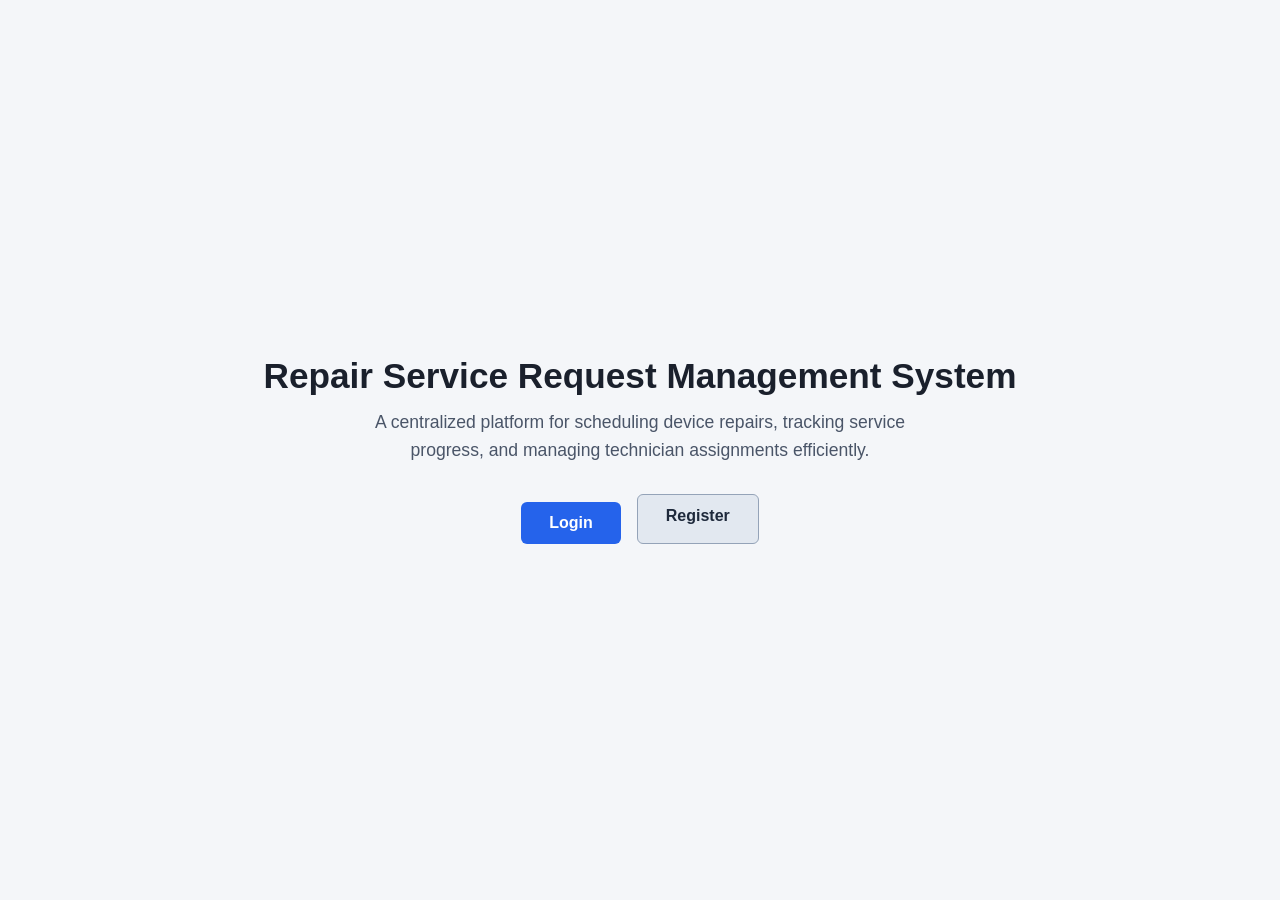
<file: frontend/index.html>
<!DOCTYPE html>
<html lang="en">
<head>
    <meta charset="UTF-8">
    <meta name="viewport" content="width=device-width, initial-scale=1.0">
    <title>Repair Service Management System</title>
    <link rel="stylesheet" href="css/style.css">
    <style>
        .hero-container {
            display: flex;
            flex-direction: column;
            align-items: center;
            justify-content: center;
            min-height: 80vh;
            text-align: center;
            padding: 20px;
        }
        .hero-container h1 {
            font-size: 2.2rem;
            margin-bottom: 12px;
            color: #1a202c;
        }
        .hero-container p {
            font-size: 1.1rem;
            color: #4a5568;
            max-width: 600px;
            margin-bottom: 30px;
            line-height: 1.6;
        }
        .btn-group {
            display: flex;
            gap: 16px;
        }
        .btn {
            display: inline-block;
            padding: 12px 28px;
            font-size: 1rem;
            font-weight: 600;
            text-decoration: none;
            border-radius: 6px;
            transition: background-color 0.2s ease;
        }
        .btn-primary {
            background-color: #2563eb;
            color: #ffffff;
        }
        .btn-primary:hover {
            background-color: #1d4ed8;
        }
        .btn-secondary {
            background-color: #e2e8f0;
            color: #1e293b;
        }
        .btn-secondary:hover {
            background-color: #cbd5e1;
        }
    </style>
</head>
<body>
    <div class="hero-container">
        <h1>Repair Service Request Management System</h1>
        <p>A centralized platform for scheduling device repairs, tracking service progress, and managing technician assignments efficiently.</p>
        <div class="btn-group">
            <a href="login.html" class="btn btn-primary">Login</a>
            <a href="register.html" class="btn btn-secondary">Register</a>
        </div>
    </div>
</body>
</html>
</file>
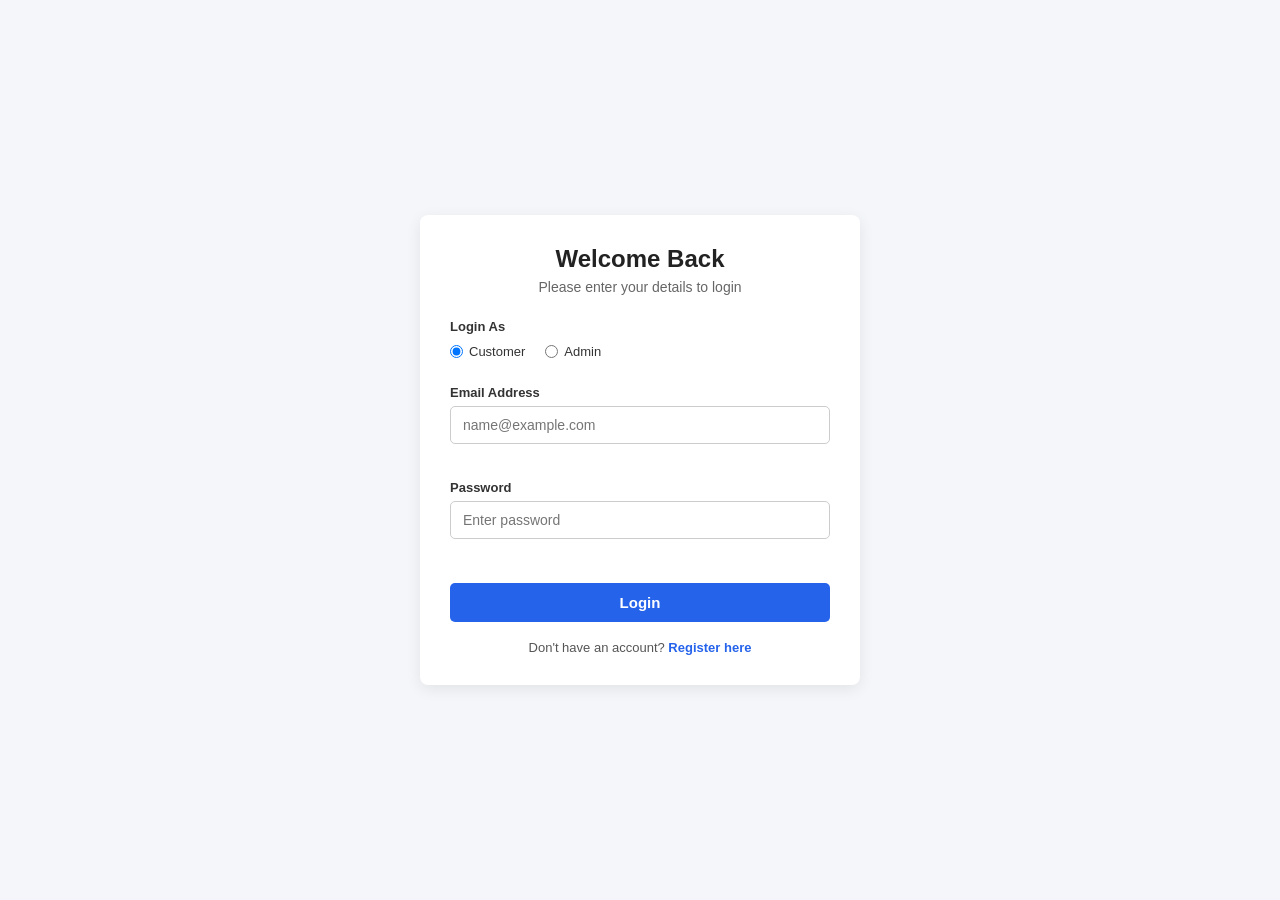
<file: frontend/login.html>
<!DOCTYPE html>
<html lang="en">
<head>
  <meta charset="UTF-8" />
  <meta name="viewport" content="width=device-width, initial-scale=1.0" />
  <title>Repair Service - Login</title>
  <link rel="stylesheet" href="css/style.css" />
</head>
<body>
  <div class="auth-container">
    <div class="auth-header">
      <h2>Welcome Back</h2>
      <p>Please enter your details to login</p>
    </div>

    <div id="alert-message" class="alert hidden"></div>

    <form id="login-form" novalidate>
      <div class="form-group">
        <label>Login As</label>
        <div class="role-selector">
          <label><input type="radio" name="loginRole" value="customer" checked /> Customer</label>
          <label><input type="radio" name="loginRole" value="admin" /> Admin</label>
        </div>
      </div>

      <div class="form-group">
        <label for="login-email">Email Address</label>
        <input type="email" id="login-email" placeholder="name@example.com" required />
        <span class="error-text" id="login-email-error"></span>
      </div>

      <div class="form-group">
        <label for="login-password">Password</label>
        <input type="password" id="login-password" placeholder="Enter password" required />
        <span class="error-text" id="login-password-error"></span>
      </div>

      <button type="submit" class="btn-primary">Login</button>
      
      <p class="toggle-text">
        Don't have an account? <a href="register.html">Register here</a>
      </p>
    </form>
  </div>

  <script src="js/login.js"></script>
</body>
</html>
</file>
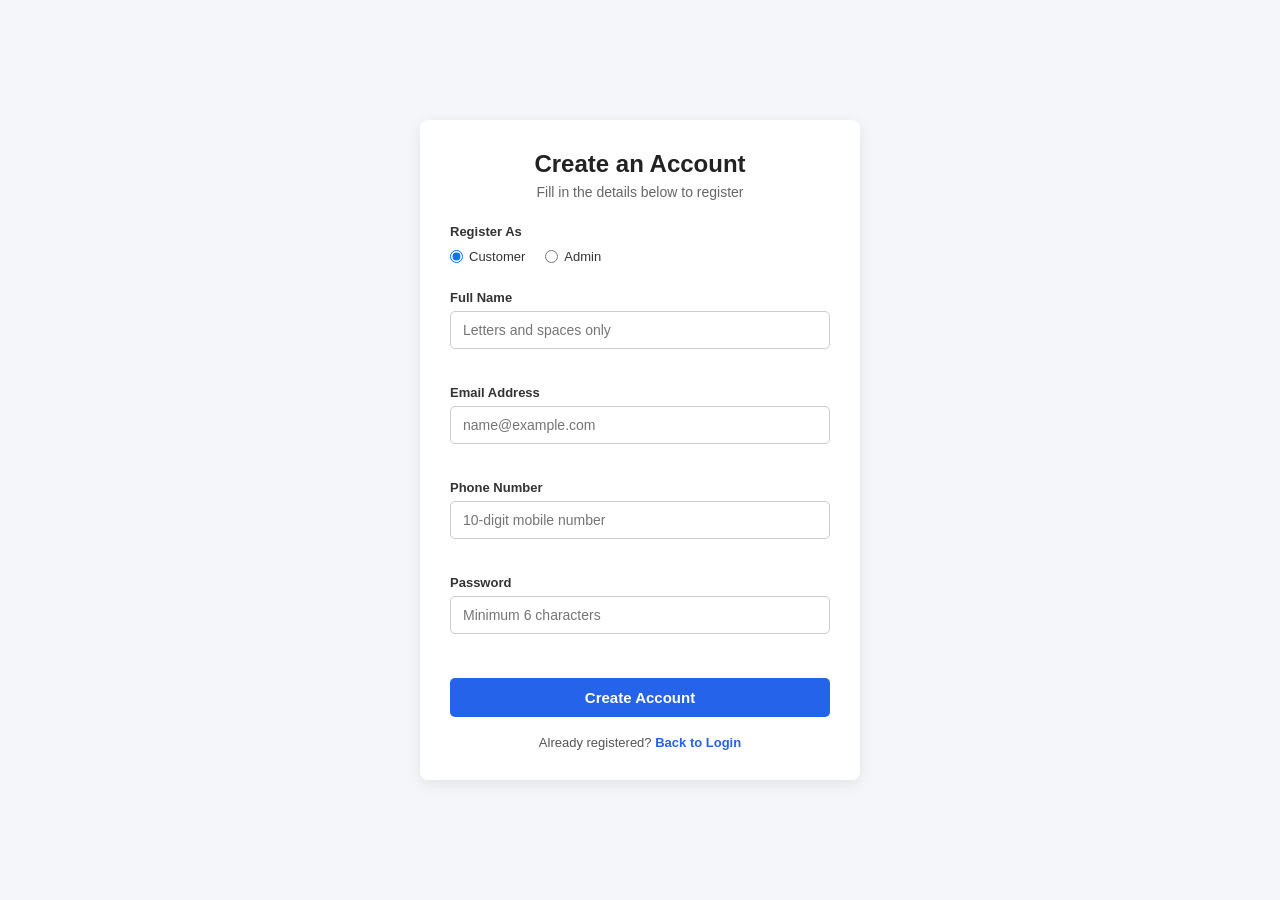
<file: frontend/register.html>
<!DOCTYPE html>
<html lang="en">
<head>
  <meta charset="UTF-8" />
  <meta name="viewport" content="width=device-width, initial-scale=1.0" />
  <title>Repair Service - Register</title>
  <link rel="stylesheet" href="css/style.css" />
</head>
<body>
  <div class="auth-container">
    <div class="auth-header">
      <h2>Create an Account</h2>
      <p>Fill in the details below to register</p>
    </div>

    <div id="alert-message" class="alert hidden"></div>

    <form id="register-form" novalidate>
      <div class="form-group">
        <label>Register As</label>
        <div class="role-selector">
          <label><input type="radio" name="registerRole" value="customer" checked /> Customer</label>
          <label><input type="radio" name="registerRole" value="admin" /> Admin</label>
        </div>
      </div>

      <div class="form-group">
        <label for="reg-name">Full Name</label>
        <input type="text" id="reg-name" placeholder="Letters and spaces only" required />
        <span class="error-text" id="reg-name-error"></span>
      </div>

      <div class="form-group">
        <label for="reg-email">Email Address</label>
        <input type="email" id="reg-email" placeholder="name@example.com" required />
        <span class="error-text" id="reg-email-error"></span>
      </div>

      <div class="form-group">
        <label for="reg-phone">Phone Number</label>
        <input type="tel" id="reg-phone" placeholder="10-digit mobile number" maxlength="10" required />
        <span class="error-text" id="reg-phone-error"></span>
      </div>

      <div class="form-group">
        <label for="reg-password">Password</label>
        <input type="password" id="reg-password" placeholder="Minimum 6 characters" required />
        <span class="error-text" id="reg-password-error"></span>
      </div>

      <button type="submit" class="btn-primary">Create Account</button>

      <p class="toggle-text">
        Already registered? <a href="login.html">Back to Login</a>
      </p>
    </form>
  </div>

  <script src="js/register.js"></script>
</body>
</html>
</file>
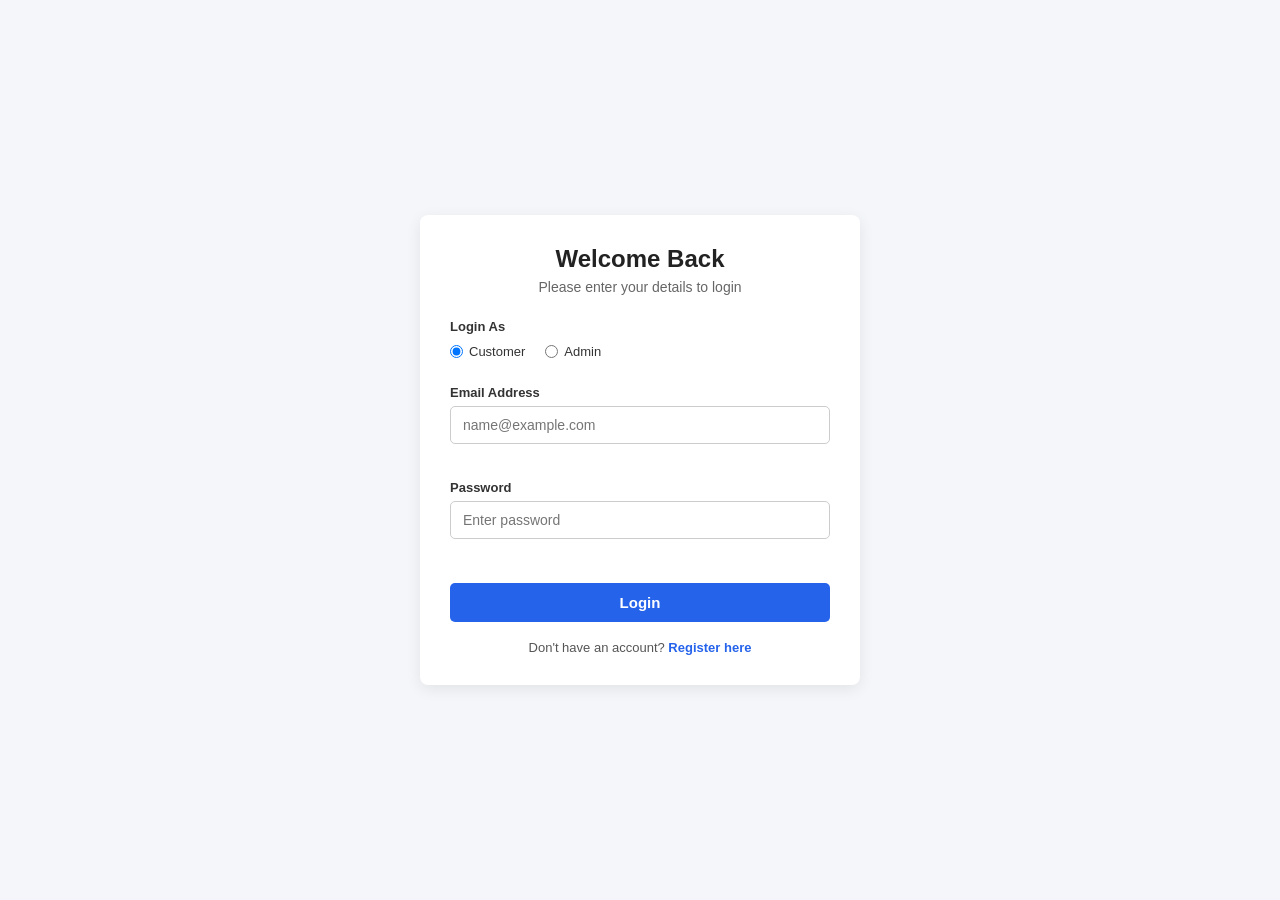
<file: frontend/admin/dashboard.html>
<!DOCTYPE html>
<html lang="en">
<head>
  <meta charset="UTF-8" />
  <meta name="viewport" content="width=device-width, initial-scale=1.0" />
  <title>Admin Dashboard - Repair Service</title>
  <link rel="stylesheet" href="../css/style.css" />
</head>
<body>
  <!-- Admin Auth Guard (Case-insensitive check for Admin) -->
  <script>
    const role = sessionStorage.getItem("userRole");
    if (!role || role.toLowerCase() !== "admin") {
      window.location.href = "../login.html";
    }
  </script>

  <!-- Navigation Bar -->
  <nav class="navbar">
    <div class="nav-brand">Admin Portal - Repair Service</div>
    <div class="nav-links">
      <a href="dashboard.html" class="active">Dashboard</a>
      <a href="requests.html">Manage Requests</a>
      <a href="technicians.html">Technicians</a>
    </div>
    <div class="nav-user">
      <span id="admin-user-display">Admin</span>
      <button id="admin-logout-btn" class="btn-secondary">Logout</button>
    </div>
  </nav>

  <div class="page-container">
    <div class="welcome-header">
      <h2>System Overview</h2>
      <p>Monitor service requests, track technicians, and manage repair statuses across the system.</p>
    </div>

    <!-- Admin Metric Cards -->
    <div class="stats-grid">
      <div class="stat-card">
        <h3>Total Requests</h3>
        <p class="stat-num" id="admin-stat-total">0</p>
      </div>
      <div class="stat-card stat-pending">
        <h3>Pending Assignment</h3>
        <p class="stat-num" id="admin-stat-pending">0</p>
      </div>
      <div class="stat-card stat-progress">
        <h3>In Progress / Assigned</h3>
        <p class="stat-num" id="admin-stat-progress">0</p>
      </div>
      <div class="stat-card stat-completed">
        <h3>Completed Repairs</h3>
        <p class="stat-num" id="admin-stat-completed">0</p>
      </div>
      <div class="stat-card">
        <h3>Active Technicians</h3>
        <p class="stat-num" id="admin-stat-techs">0</p>
      </div>
    </div>

    <!-- Navigation Quick Actions -->
    <div class="action-grid">
      <div class="action-card">
        <h3>Manage Service Requests</h3>
        <p>Review customer repair tickets, assign available technicians, and update diagnostic and completion statuses.</p>
        <a href="requests.html" class="btn-primary-link">Open Requests Table</a>
      </div>

      <div class="action-card">
        <h3>Manage Technicians</h3>
        <p>Add new service technicians, specify repair specialties, view contact information, or delete records.</p>
        <a href="technicians.html" class="btn-primary-link">Manage Technicians</a>
      </div>
    </div>
  </div>

  <script src="../js/admin.js"></script>
</body>
</html>
</file>
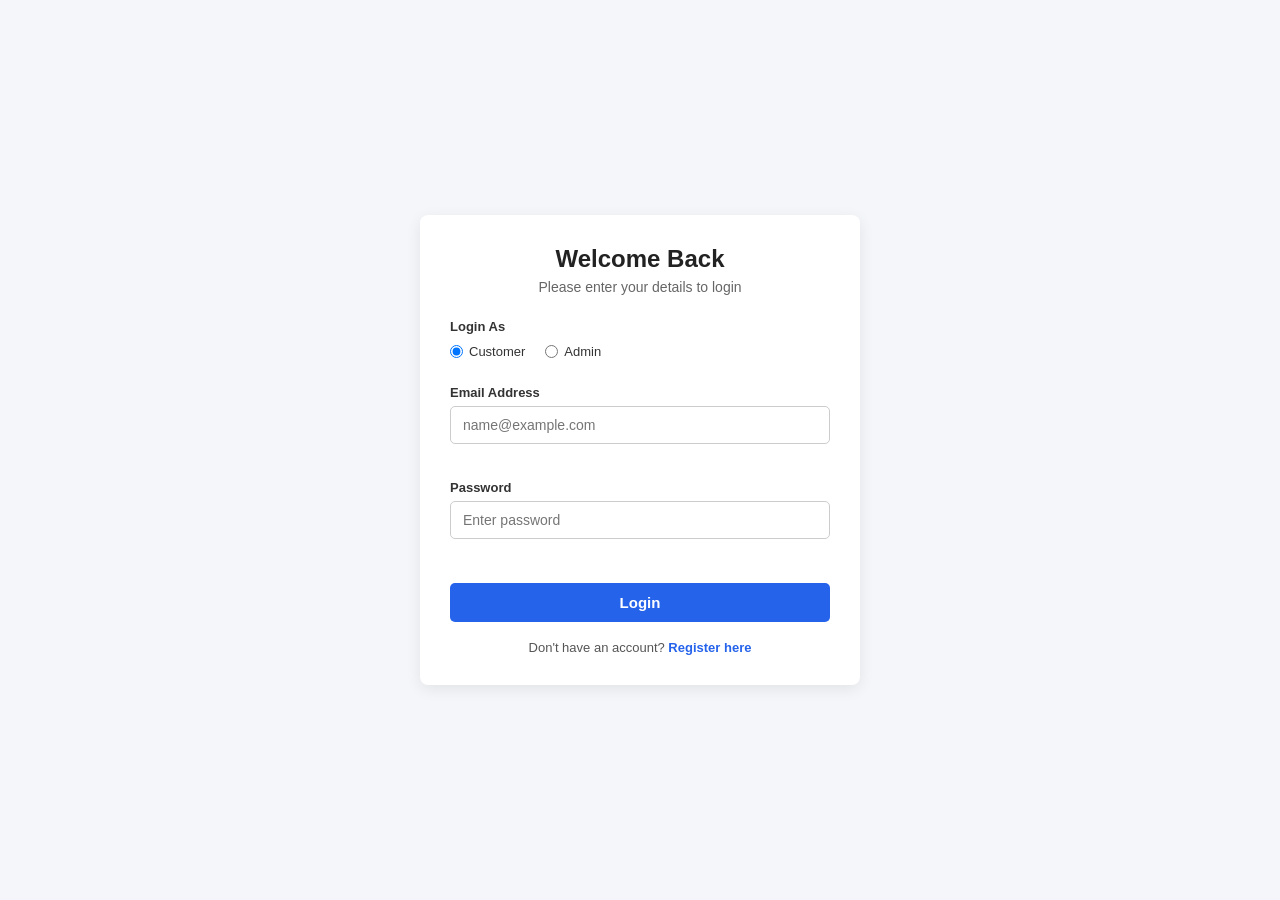
<file: frontend/admin/requests.html>
<!DOCTYPE html>
<html lang="en">
<head>
  <meta charset="UTF-8" />
  <meta name="viewport" content="width=device-width, initial-scale=1.0" />
  <title>Manage Requests - Admin Portal</title>
  <link rel="stylesheet" href="../css/style.css" />
</head>
<body>
  <!-- Admin Auth Guard (Case-insensitive) -->
  <script>
    const role = sessionStorage.getItem("userRole");
    if (!role || role.toLowerCase() !== "admin") {
      window.location.href = "../login.html";
    }
  </script>

  <!-- Navigation Bar -->
  <nav class="navbar">
    <div class="nav-brand">Admin Portal - Repair Service</div>
    <div class="nav-links">
      <a href="dashboard.html">Dashboard</a>
      <a href="requests.html" class="active">Manage Requests</a>
      <a href="technicians.html">Technicians</a>
    </div>
    <div class="nav-user">
      <span id="admin-user-display">Admin</span>
      <button id="admin-logout-btn" class="btn-secondary">Logout</button>
    </div>
  </nav>

  <div class="page-container">
    <div class="table-container">
      <div class="table-header">
        <h2>Customer Repair Requests</h2>
        <span id="admin-request-count" style="font-size: 14px; color: #64748b;">Showing all tickets</span>
      </div>

      <div id="admin-alert" class="alert hidden" style="margin-bottom: 16px;"></div>

      <div class="table-responsive">
        <table class="data-table">
          <thead>
            <tr>
              <th>ID</th>
              <th>Customer</th>
              <th>Service</th>
              <th>Device</th>
              <th>Problem</th>
              <th>Date</th>
              <th>Assign Technician</th>
              <th>Update Status</th>
              <th>Action</th>
            </tr>
          </thead>
          <tbody id="admin-requests-tbody">
            <!-- Populated dynamically via admin.js -->
          </tbody>
        </table>
      </div>

      <p id="no-admin-requests" class="empty-state hidden">No repair requests have been submitted yet.</p>
    </div>
  </div>

  <script src="../js/admin.js?v=999"></script>
</body>
</html>
</file>
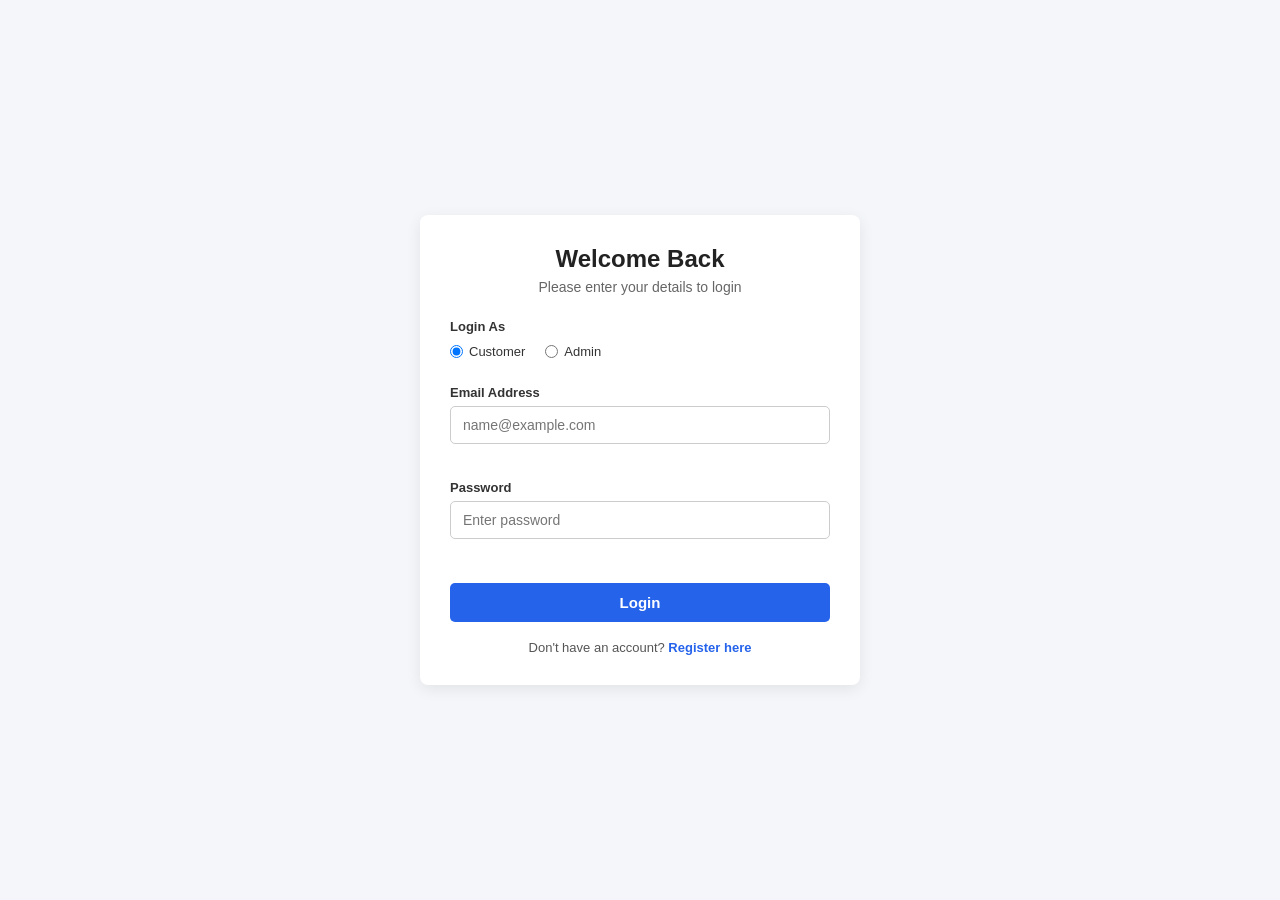
<file: frontend/admin/technicians.html>
<!DOCTYPE html>
<html lang="en">
<head>
  <meta charset="UTF-8" />
  <meta name="viewport" content="width=device-width, initial-scale=1.0" />
  <title>Manage Technicians - Admin Portal</title>
  <link rel="stylesheet" href="../css/style.css" />
</head>
<body>
  <!-- Admin Auth Guard (Case-insensitive check for Admin) -->
  <script>
    const role = sessionStorage.getItem("userRole");
    if (!role || role.toLowerCase() !== "admin") {
      window.location.href = "../login.html";
    }
  </script>

  <!-- Navigation Bar -->
  <nav class="navbar">
    <div class="nav-brand">Admin Portal - Repair Service</div>
    <div class="nav-links">
      <a href="dashboard.html">Dashboard</a>
      <a href="requests.html">Manage Requests</a>
      <a href="technicians.html" class="active">Technicians</a>
    </div>
    <div class="nav-user">
      <span id="admin-user-display">Admin</span>
      <button id="admin-logout-btn" class="btn-secondary">Logout</button>
    </div>
  </nav>

  <div class="page-container">
    <!-- Add Technician Form -->
    <div class="form-card" style="margin-bottom: 30px;">
      <h2>Add New Technician</h2>
      <p class="subtitle">Register a technician to assign them to repair jobs.</p>

      <div id="tech-alert" class="alert hidden"></div>

      <form id="add-tech-form" novalidate>
        <div class="form-group">
          <label for="tech-name">Technician Name</label>
          <input type="text" id="tech-name" placeholder="Letters only (e.g., Amit Kumar)" required />
          <span class="error-text" id="tech-name-error"></span>
        </div>

        <div class="form-group">
          <label for="tech-phone">Phone Number</label>
          <input type="tel" id="tech-phone" maxlength="10" placeholder="10-digit number (e.g., 9876543210)" required />
          <span class="error-text" id="tech-phone-error"></span>
        </div>

        <div class="form-group">
          <label for="tech-specialization">Specialization</label>
          <select id="tech-specialization" required>
            <option value="">-- Select Specialization --</option>
            <option value="Laptop Repair">Laptop Repair</option>
            <option value="Mobile Repair">Mobile Repair</option>
            <option value="Printer Repair">Printer Repair</option>
            <option value="Tablet Repair">Tablet Repair</option>
            <option value="General Hardware">General Hardware</option>
          </select>
          <span class="error-text" id="tech-spec-error"></span>
        </div>

        <button type="submit" class="btn-primary">Add Technician</button>
      </form>
    </div>

    <!-- Technicians Roster Table -->
    <div class="table-container">
      <div class="table-header">
        <h2>Active Technicians</h2>
      </div>

      <div class="table-responsive">
        <table class="data-table">
          <thead>
            <tr>
              <th>Tech ID</th>
              <th>Full Name</th>
              <th>Phone</th>
              <th>Specialization</th>
              <th>Action</th>
            </tr>
          </thead>
          <tbody id="tech-table-tbody">
            <!-- Populated dynamically via admin.js -->
          </tbody>
        </table>
      </div>

      <p id="no-techs-msg" class="empty-state hidden">No technicians registered. Add one using the form above.</p>
    </div>
  </div>

  <script src="../js/admin.js?v=999"></script>
</body>
</html>
</file>
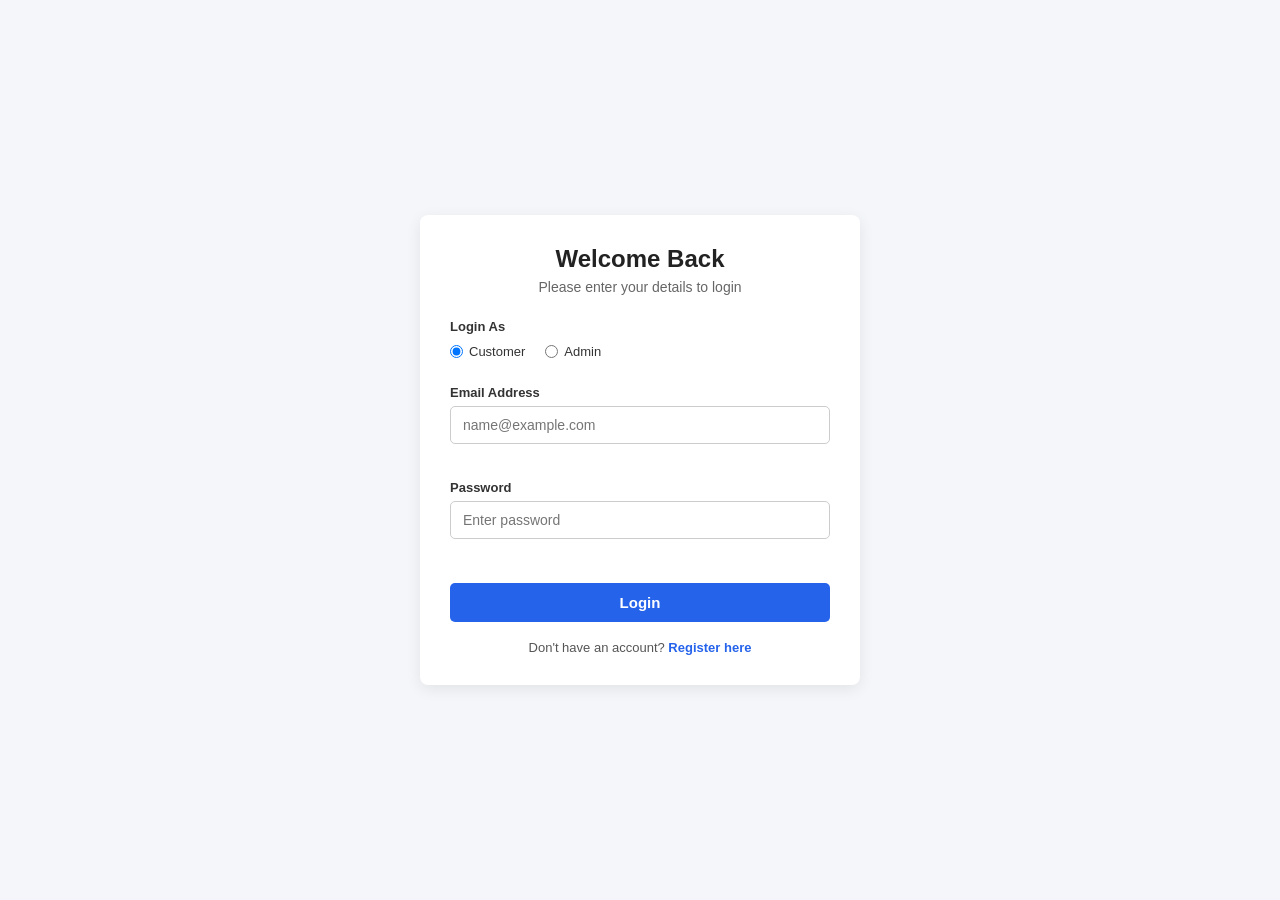
<file: frontend/customer/create-request.html>
<!DOCTYPE html>
<html lang="en">
<head>
  <meta charset="UTF-8" />
  <meta name="viewport" content="width=device-width, initial-scale=1.0" />
  <title>Create Repair Request - Repair Service</title>
  <link rel="stylesheet" href="../css/style.css" />
</head>
<body>
  <!-- Auth Guard (Case-insensitive check for Customer) -->
  <script>
    const role = sessionStorage.getItem("userRole");
    if (!role || role.toLowerCase() !== "customer") {
      window.location.href = "../login.html";
    }
  </script>

  <!-- Top Navigation -->
  <nav class="navbar">
    <div class="nav-brand">Repair Service Portal</div>
    <div class="nav-links">
      <a href="dashboard.html">Dashboard</a>
      <a href="create-request.html" class="active">Create Request</a>
      <a href="my-requests.html">My Requests</a>
    </div>
    <div class="nav-user">
      <span id="user-display">Customer</span>
      <button id="logout-btn" class="btn-secondary">Logout</button>
    </div>
  </nav>

  <div class="page-container">
    <div class="form-card">
      <h2>Submit a Repair Request</h2>
      <p class="subtitle">Fill out the form below to request repair service for your device.</p>

      <div id="request-alert" class="alert hidden"></div>

      <form id="request-form" novalidate>
        <div class="form-group">
          <label for="service-type">Service Type</label>
          <select id="service-type" required>
            <option value="">-- Select Service Type --</option>
            <option value="Laptop Repair">Laptop Repair</option>
            <option value="Mobile Repair">Mobile Repair</option>
            <option value="Printer Repair">Printer Repair</option>
            <option value="Tablet Repair">Tablet Repair</option>
            <option value="Other">Other</option>
          </select>
          <span class="error-text" id="service-type-error"></span>
        </div>

        <div class="form-group">
          <label for="device-name">Device Name & Model</label>
          <input type="text" id="device-name" placeholder="e.g., HP Pavilion 15, iPhone 13" required />
          <span class="error-text" id="device-name-error"></span>
        </div>

        <div class="form-group">
          <label for="problem-summary">Problem Summary</label>
          <input type="text" id="problem-summary" placeholder="e.g., Screen broken, battery draining fast" required />
          <span class="error-text" id="problem-summary-error"></span>
        </div>

        <div class="form-group">
          <label for="description">Detailed Description</label>
          <textarea id="description" rows="4" placeholder="Provide extra details on what happened..." required></textarea>
          <span class="error-text" id="description-error"></span>
        </div>

        <div class="form-group">
          <label for="preferred-date">Preferred Service Date</label>
          <input type="date" id="preferred-date" required />
          <span class="error-text" id="preferred-date-error"></span>
        </div>

        <button type="submit" class="btn-primary">Submit Request</button>
      </form>
    </div>
  </div>

  <script src="../js/customer.js"></script>
</body>
</html>
</file>
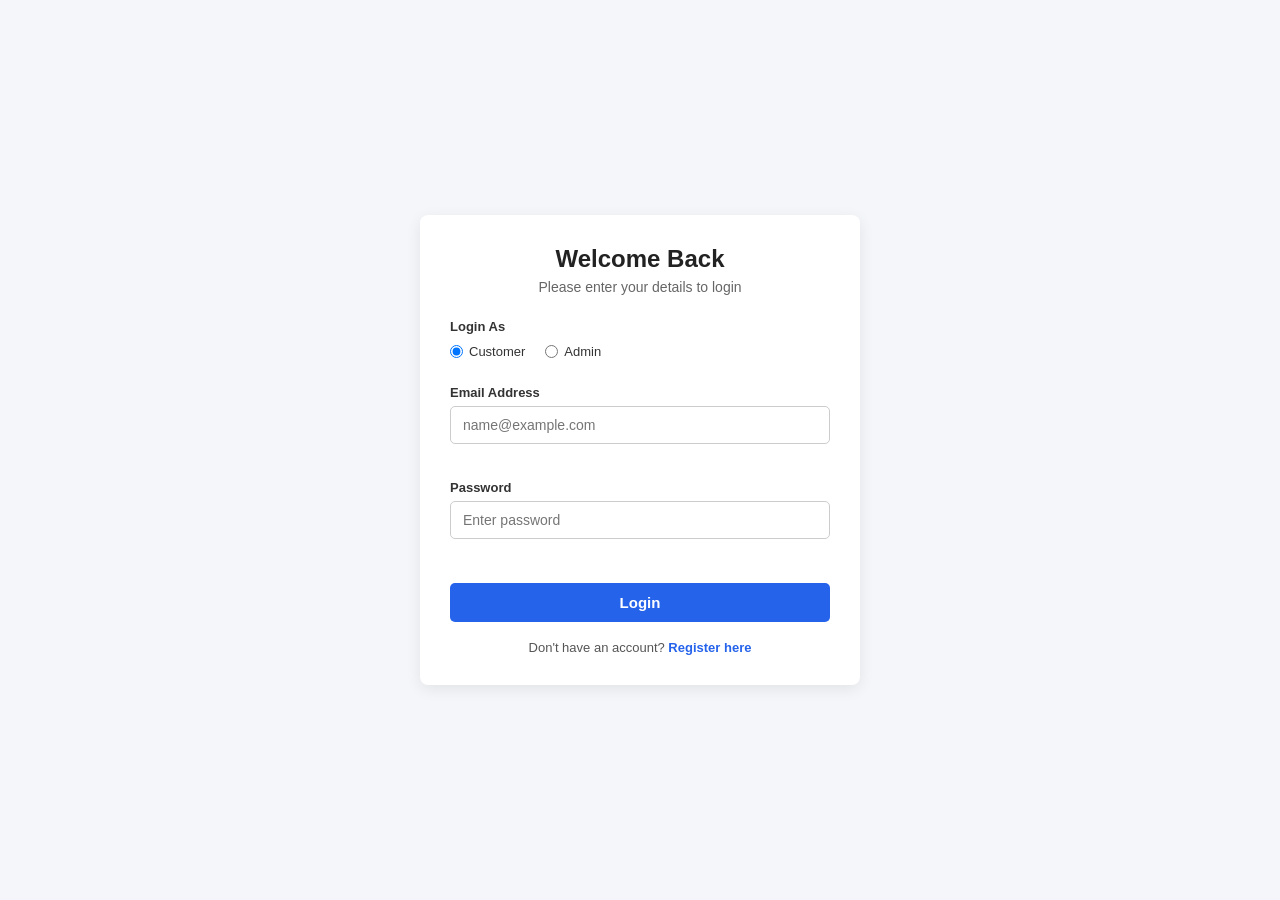
<file: frontend/customer/dashboard.html>
<!DOCTYPE html>
<html lang="en">
<head>
  <meta charset="UTF-8" />
  <meta name="viewport" content="width=device-width, initial-scale=1.0" />
  <title>Customer Dashboard - Repair Service</title>
  <link rel="stylesheet" href="../css/style.css" />
</head>
<body>
  <!-- Auth Guard (Case-insensitive check for Customer) -->
  <script>
    const role = sessionStorage.getItem("userRole");
    if (!role || role.toLowerCase() !== "customer") {
      window.location.href = "../login.html";
    }
  </script>

  <!-- Top Navigation -->
  <nav class="navbar">
    <div class="nav-brand">Repair Service Portal</div>
    <div class="nav-links">
      <a href="dashboard.html" class="active">Dashboard</a>
      <a href="create-request.html">Create Request</a>
      <a href="my-requests.html">My Requests</a>
    </div>
    <div class="nav-user">
      <span id="user-display">Customer</span>
      <button id="logout-btn" class="btn-secondary">Logout</button>
    </div>
  </nav>

  <!-- Dashboard Container -->
  <div class="page-container">
    <div class="welcome-header">
      <h2>Welcome Back!</h2>
      <p>Manage your device repairs, track progress, or submit new service requests.</p>
    </div>

    <!-- Status Overview Counters -->
    <div class="stats-grid">
      <div class="stat-card">
        <h3>Total Requests</h3>
        <p class="stat-num" id="stat-total">0</p>
      </div>
      <div class="stat-card stat-pending">
        <h3>Pending</h3>
        <p class="stat-num" id="stat-pending">0</p>
      </div>
      <div class="stat-card stat-progress">
        <h3>In Progress</h3>
        <p class="stat-num" id="stat-progress">0</p>
      </div>
      <div class="stat-card stat-completed">
        <h3>Completed</h3>
        <p class="stat-num" id="stat-completed">0</p>
      </div>
    </div>

    <!-- Primary Action Cards -->
    <div class="action-grid">
      <div class="action-card">
        <h3>Submit a Repair Request</h3>
        <p>Having issues with a device? Fill out the service form and get a technician assigned to inspect it.</p>
        <a href="create-request.html" class="btn-primary-link">Create Request</a>
      </div>

      <div class="action-card">
        <h3>View & Track My Requests</h3>
        <p>Go to your requests page to review your submission history, assigned technicians, and live status updates.</p>
        <a href="my-requests.html" class="btn-primary-link">Go to My Requests</a>
      </div>
    </div>
  </div>

  <script src="../js/customer.js?v=2"></script>
</body>
</html>
</file>
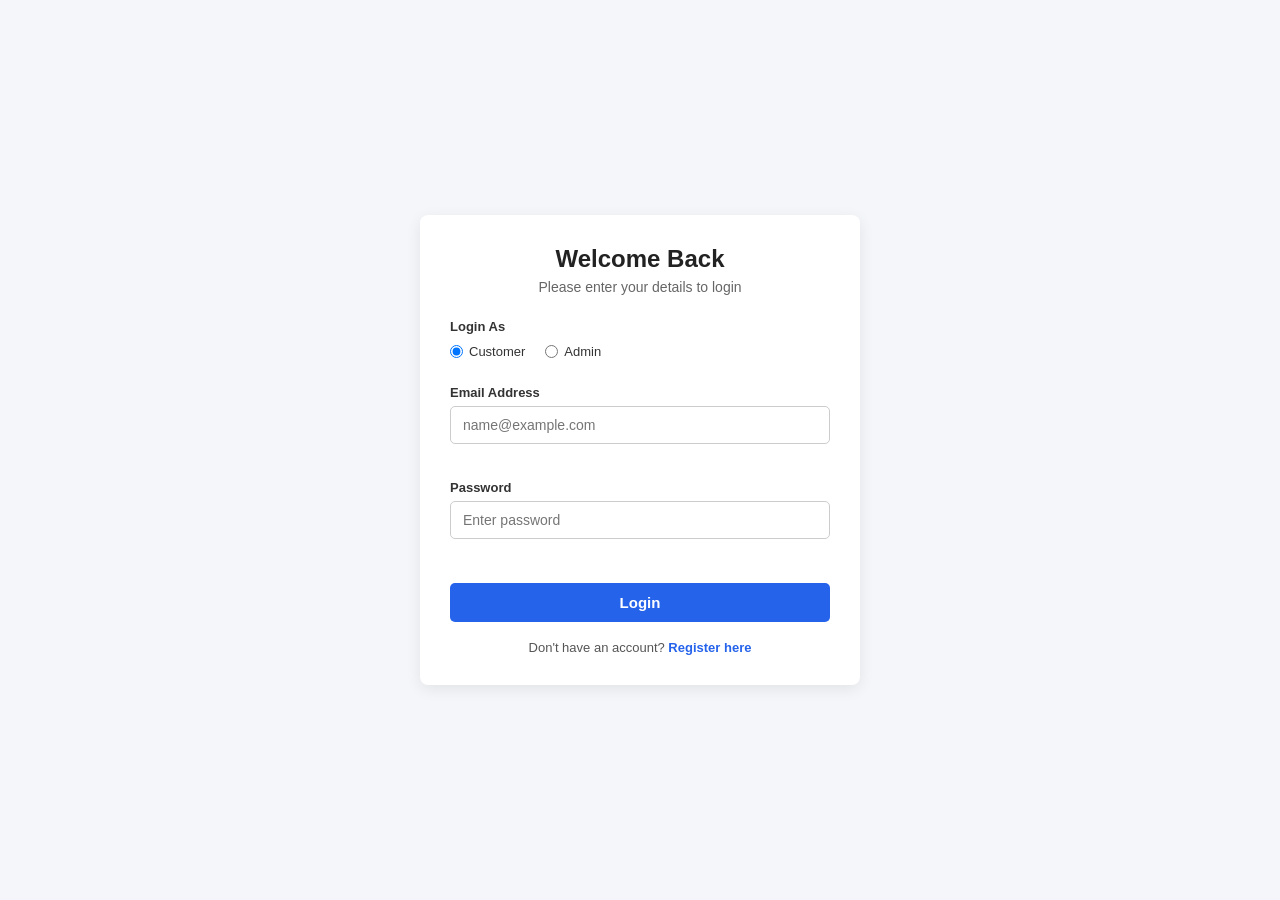
<file: frontend/customer/my-requests.html>
<!DOCTYPE html>
<html lang="en">
<head>
  <meta charset="UTF-8" />
  <meta name="viewport" content="width=device-width, initial-scale=1.0" />
  <title>My Requests - Repair Service</title>
  <link rel="stylesheet" href="../css/style.css" />
</head>
<body>
  <!-- Auth Guard (Case-insensitive check for Customer) -->
  <script>
    const role = sessionStorage.getItem("userRole");
    if (!role || role.toLowerCase() !== "customer") {
      window.location.href = "../login.html";
    }
  </script>

  <!-- Top Navigation -->
  <nav class="navbar">
    <div class="nav-brand">Repair Service Portal</div>
    <div class="nav-links">
      <a href="dashboard.html">Dashboard</a>
      <a href="create-request.html">Create Request</a>
      <a href="my-requests.html" class="active">My Requests</a>
    </div>
    <div class="nav-user">
      <span id="user-display">Customer</span>
      <button id="logout-btn" class="btn-secondary">Logout</button>
    </div>
  </nav>

  <div class="page-container">
    <div class="table-container">
      <div class="table-header">
        <h2>My Repair Requests</h2>
        <a href="create-request.html" class="btn-primary-link">+ New Request</a>
      </div>

      <div class="table-responsive">
        <table class="data-table">
          <thead>
            <tr>
              <th>Request ID</th>
              <th>Service Type</th>
              <th>Device</th>
              <th>Problem</th>
              <th>Preferred Date</th>
              <th>Technician</th>
              <th>Status</th>
              <th>Action</th>
            </tr>
          </thead>
          <tbody id="requests-table-body">
            <!-- Dynamically populated by customer.js -->
          </tbody>
        </table>
      </div>

      <p id="no-requests-msg" class="empty-state hidden">No repair requests found. Create one using the button above.</p>
    </div>
  </div>

  <script src="../js/customer.js?v=2"></script>
</body>
</html>
</file>
<file: frontend/css/style.css>
* {
  box-sizing: border-box;
  margin: 0;
  padding: 0;
  font-family: Arial, Helvetica, sans-serif;
}

body {
  background-color: #f4f6f9;
  display: flex;
  justify-content: center;
  align-items: center;
  min-height: 100vh;
}

.auth-container {
  background: #ffffff;
  width: 100%;
  max-width: 440px;
  padding: 30px;
  border-radius: 8px;
  box-shadow: 0 4px 15px rgba(0, 0, 0, 0.08);
}

.auth-header {
  text-align: center;
  margin-bottom: 24px;
}

.auth-header h2 {
  color: #222;
  margin-bottom: 6px;
}

.auth-header p {
  color: #666;
  font-size: 14px;
}

.form-group {
  margin-bottom: 16px;
}

label {
  display: block;
  font-size: 13px;
  font-weight: bold;
  color: #333;
  margin-bottom: 6px;
}

input[type="text"],
input[type="email"],
input[type="password"],
input[type="tel"] {
  width: 100%;
  padding: 10px 12px;
  border: 1px solid #ccc;
  border-radius: 5px;
  font-size: 14px;
  outline: none;
  transition: border-color 0.2s;
}

input:focus {
  border-color: #2563eb;
}

.role-selector {
  display: flex;
  gap: 20px;
  padding: 4px 0;
}

.role-selector label {
  font-weight: normal;
  display: flex;
  align-items: center;
  gap: 6px;
  cursor: pointer;
}

.error-text {
  color: #dc2626;
  font-size: 12px;
  min-height: 16px;
  display: block;
  margin-top: 4px;
}

.btn-primary {
  width: 100%;
  padding: 11px;
  background-color: #2563eb;
  color: #ffffff;
  border: none;
  border-radius: 5px;
  font-size: 15px;
  font-weight: bold;
  cursor: pointer;
  margin-top: 8px;
  transition: background-color 0.2s;
}

.btn-primary:hover {
  background-color: #1d4ed8;
}

.toggle-text {
  text-align: center;
  margin-top: 18px;
  font-size: 13px;
  color: #555;
}

.toggle-text a {
  color: #2563eb;
  text-decoration: none;
  font-weight: bold;
}

.toggle-text a:hover {
  text-decoration: underline;
}

.alert {
  padding: 10px 12px;
  border-radius: 5px;
  font-size: 13px;
  margin-bottom: 16px;
  text-align: center;
}

.alert-success {
  background-color: #dcfce7;
  color: #15803d;
  border: 1px solid #86efac;
}

.alert-error {
  background-color: #fee2e2;
  color: #b91c1c;
  border: 1px solid #fca5a5;
}

.hidden {
  display: none;
}

/* --- Navigation Bar --- */
.navbar {
  width: 100%;
  background-color: #1e293b;
  color: #fff;
  display: flex;
  justify-content: space-between;
  align-items: center;
  padding: 14px 28px;
  position: fixed;
  top: 0;
  left: 0;
  box-sizing: border-box;
}

.nav-brand {
  font-size: 18px;
  font-weight: bold;
  letter-spacing: 0.5px;
}

.nav-links {
  display: flex;
  gap: 20px;
}

.nav-links a {
  color: #cbd5e1;
  text-decoration: none;
  font-size: 14px;
  font-weight: 500;
  transition: color 0.2s;
}

.nav-links a:hover,
.nav-links a.active {
  color: #38bdf8;
}

.nav-user {
  display: flex;
  align-items: center;
  gap: 14px;
  font-size: 14px;
}

.btn-secondary {
  background: transparent;
  border: 1px solid #94a3b8;
  color: #fff;
  padding: 6px 14px;
  border-radius: 4px;
  cursor: pointer;
  font-size: 13px;
  transition: all 0.2s;
}

.btn-secondary:hover {
  background-color: #334155;
}

/* --- Customer Page Layout --- */
.page-container {
  width: 100%;
  max-width: 960px;
  margin: 90px auto 40px auto;
  padding: 0 20px;
}

.welcome-header {
  background: #ffffff;
  padding: 24px;
  border-radius: 8px;
  border-left: 5px solid #2563eb;
  box-shadow: 0 2px 8px rgba(0, 0, 0, 0.05);
  margin-bottom: 24px;
}

.welcome-header h2 {
  color: #1e293b;
  margin-bottom: 6px;
}

.welcome-header p {
  color: #64748b;
  font-size: 14px;
}

/* --- Statistics Row --- */
.stats-grid {
  display: grid;
  grid-template-columns: repeat(auto-fit, minmax(180px, 1fr));
  gap: 16px;
  margin-bottom: 28px;
}

.stat-card {
  background: #ffffff;
  padding: 20px;
  border-radius: 8px;
  box-shadow: 0 2px 8px rgba(0, 0, 0, 0.05);
  text-align: center;
  border-top: 4px solid #64748b;
}

.stat-card h3 {
  font-size: 13px;
  color: #64748b;
  text-transform: uppercase;
  letter-spacing: 0.5px;
  margin-bottom: 10px;
}

.stat-num {
  font-size: 28px;
  font-weight: bold;
  color: #1e293b;
}

.stat-pending { border-top-color: #f59e0b; }
.stat-progress { border-top-color: #3b82f6; }
.stat-completed { border-top-color: #10b981; }

/* --- Action Grid Cards --- */
.action-grid {
  display: grid;
  grid-template-columns: repeat(auto-fit, minmax(300px, 1fr));
  gap: 20px;
}

.action-card {
  background: #ffffff;
  padding: 26px;
  border-radius: 8px;
  box-shadow: 0 2px 8px rgba(0, 0, 0, 0.05);
  display: flex;
  flex-direction: column;
  justify-content: space-between;
}

.action-card h3 {
  color: #1e293b;
  margin-bottom: 10px;
  font-size: 18px;
}

.action-card p {
  color: #64748b;
  font-size: 14px;
  line-height: 1.5;
  margin-bottom: 20px;
}

.btn-primary-link {
  display: inline-block;
  text-align: center;
  background-color: #2563eb;
  color: #ffffff;
  padding: 10px 16px;
  border-radius: 5px;
  text-decoration: none;
  font-size: 14px;
  font-weight: bold;
  transition: background-color 0.2s;
}

.btn-primary-link:hover {
  background-color: #1d4ed8;
}

/* --- Request Form Card --- */
.form-card {
  background: #ffffff;
  padding: 30px;
  border-radius: 8px;
  box-shadow: 0 2px 8px rgba(0, 0, 0, 0.05);
  max-width: 650px;
  margin: 0 auto;
}

.form-card h2 {
  color: #1e293b;
  margin-bottom: 6px;
}

.subtitle {
  color: #64748b;
  font-size: 14px;
  margin-bottom: 20px;
}

textarea, select {
  width: 100%;
  padding: 10px 12px;
  border: 1px solid #ccc;
  border-radius: 5px;
  font-size: 14px;
  outline: none;
  font-family: inherit;
  box-sizing: border-box;
}

textarea:focus, select:focus {
  border-color: #2563eb;
}

/* --- Table Card & Table Styles --- */
.table-container {
  background: #ffffff;
  padding: 24px;
  border-radius: 8px;
  box-shadow: 0 2px 8px rgba(0, 0, 0, 0.05);
}

.table-header {
  display: flex;
  justify-content: space-between;
  align-items: center;
  margin-bottom: 20px;
}

.table-header h2 {
  color: #1e293b;
}

.table-responsive {
  overflow-x: auto;
}

.data-table {
  width: 100%;
  border-collapse: collapse;
  text-align: left;
  font-size: 14px;
}

.data-table th, .data-table td {
  padding: 12px 14px;
  border-bottom: 1px solid #e2e8f0;
}

.data-table th {
  background-color: #f8fafc;
  color: #475569;
  font-weight: 600;
}

.data-table tr:hover {
  background-color: #f8fafc;
}

/* --- Status Badges --- */
.badge {
  display: inline-block;
  padding: 4px 10px;
  border-radius: 12px;
  font-size: 12px;
  font-weight: bold;
}

.badge-pending { background-color: #fef3c7; color: #b45309; }
.badge-assigned { background-color: #e0e7ff; color: #4338ca; }
.badge-in-progress { background-color: #dbeafe; color: #1d4ed8; }
.badge-completed { background-color: #dcfce7; color: #15803d; }

.empty-state {
  text-align: center;
  padding: 30px;
  color: #94a3b8;
  font-size: 15px;
}

/* --- Admin Specific Form & Table Controls --- */
.admin-select {
  padding: 6px 10px;
  font-size: 13px;
  border: 1px solid #cbd5e1;
  border-radius: 4px;
  background-color: #fff;
  outline: none;
}

.admin-select:focus {
  border-color: #2563eb;
}
</file>
